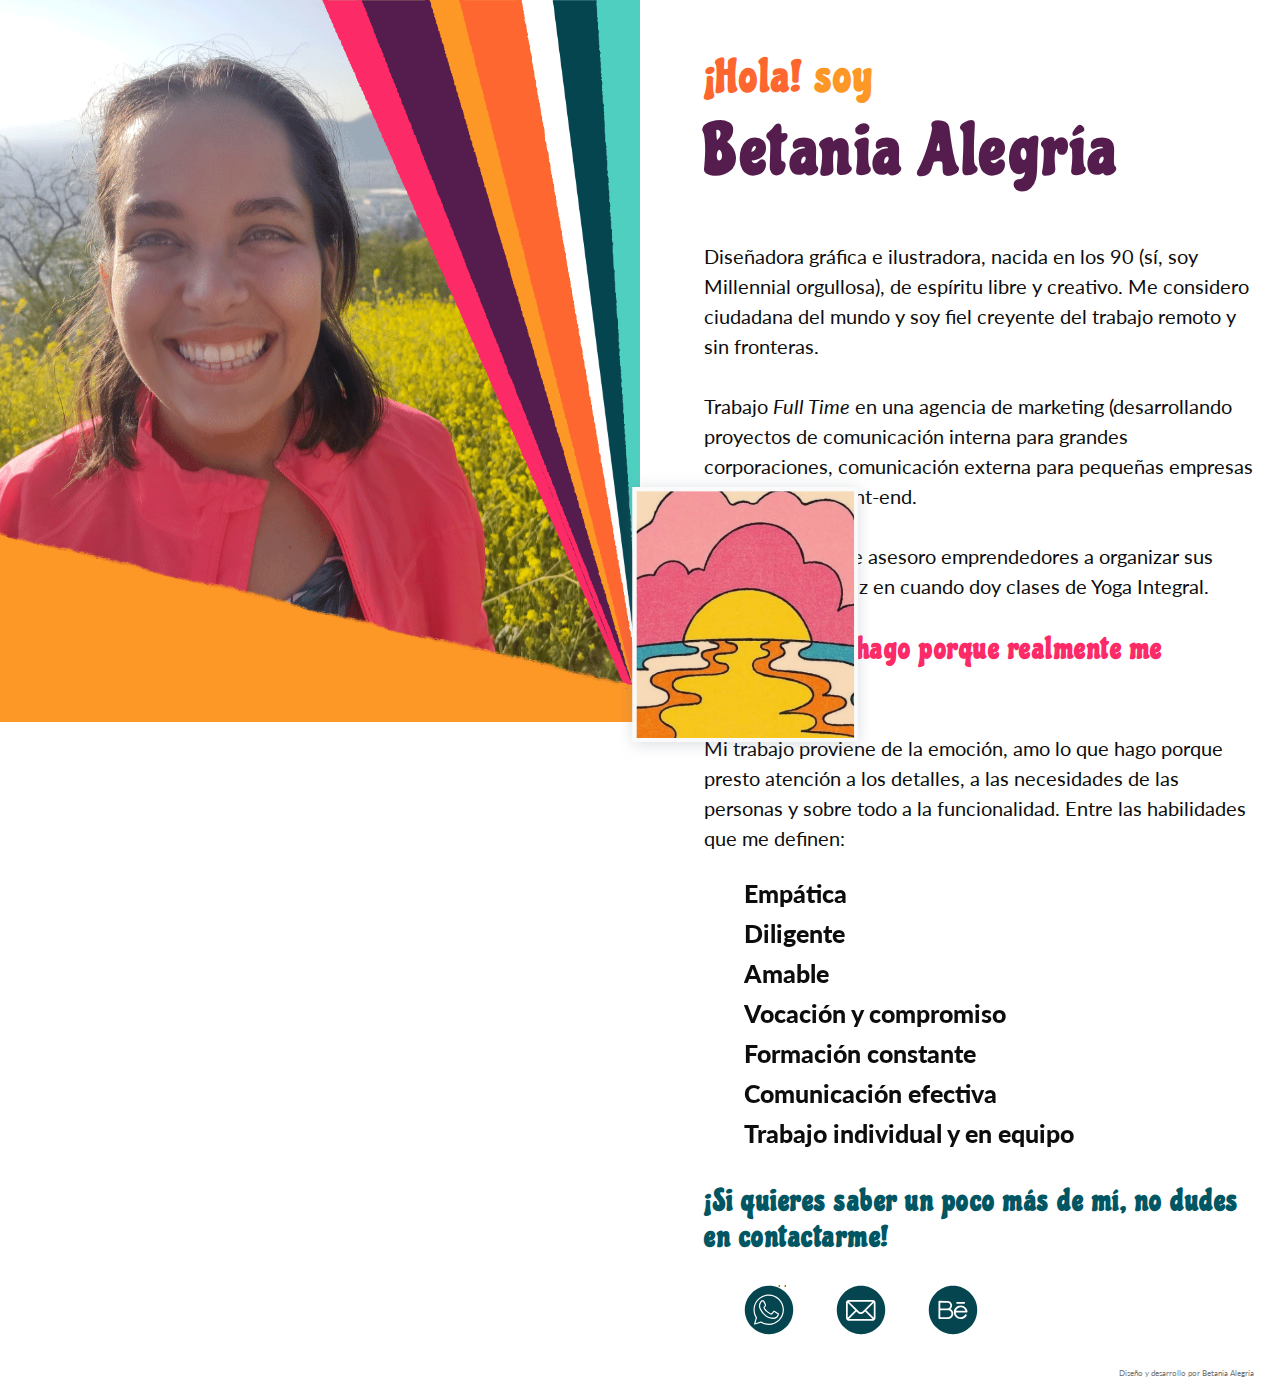
<file: index.html>
<!DOCTYPE html>

<head>
    <meta charset="UTF-8">
    <meta name="viewport" content="width=device-width, initial-scale=1.0">
    <link href="https://fonts.googleapis.com/css2?family=Lato&display=swap" rel="stylesheet">
    <link rel="preconnect" href="https://fonts.gstatic.com">
    <link href="https://fonts.googleapis.com/css2?family=Lato:wght@100;900&display=swap" rel="stylesheet">
    <link href="https://fonts.googleapis.com/css2?family=Chicle&display=swap" rel="stylesheet">
    <link rel="stylesheet" href="estilos-3.css">
    <title>Betania Alegria 3</title>
</head>

<body>

    <section id="pantalla-dividida">
        <div class="izquierda">
            <img class="img-ppal" src="imagenes/Betania-stroke.gif" alt="Betania">
            <img class="img-float" src="imagenes/Groovie.png" alt="Groovie">

        </div>

        <div class="derecha">
            <h2><span class="h2-rojo">¡Hola!</span> soy</h2>
            <h1>Betania Alegría</h1>
            <p>Diseñadora gráfica e ilustradora, nacida en los 90 (sí, soy Millennial orgullosa), de espíritu libre y
                creativo. Me considero ciudadana del mundo y soy fiel creyente del trabajo remoto y sin fronteras.<br>
                <br>Trabajo <span class="cursiva">Full Time </span> en una agencia de marketing (desarrollando proyectos
                de comunicación interna para grandes corporaciones, comunicación externa para pequeñas empresas y diseño
                web/front-end.<br>
                <br>En mi tiempo libre asesoro emprendedores a organizar sus proyectos y de vez en cuando doy clases de
                Yoga Integral.</p>
            <h3><span class="h3-rosa">“Hago lo que hago porque realmente me apasiona"</span></h2>
                <p>Mi trabajo proviene de la emoción, amo lo que hago porque presto atención a los detalles, a las
                    necesidades de las personas y sobre todo a la funcionalidad. Entre las habilidades que me definen:
                </p>
                <li class="turquesa">Empática</li>
                <li class="mora">Diligente</li>
                <li class="rojo">Amable</li>
                <li class="naranja">Vocación y compromiso</li>
                <li class="turquesa">Formación constante</li>
                <li class="rosa">Comunicación efectiva</li>
                <li class="mora">Trabajo individual y en equipo</li>

                <h3>¡Si quieres saber un poco más de mí, no dudes en contactarme!</h3>

                <div class="icon-text">

                    <a href="https://wa.link/2rqvn5"></a>
                    <svg class="svg-whatsapp" version="1.1" id="Layer_1" xmlns="http://www.w3.org/2000/svg"
                        xmlns:xlink="http://www.w3.org/1999/xlink" x="0px" y="0px" viewBox="0 0 50 50"
                        style="enable-background:new 0 0 50 50;" xml:space="preserve"><text>Whatsapp</text>
                        <g id="Whatsapp" transform="translate(-5 -5)">
                            <path id="Round-whatsapp" d="M30,54.21c-3.24,0.01-6.44-0.64-9.42-1.9c-2.88-1.22-5.49-2.98-7.7-5.19
		c-2.21-2.21-3.97-4.82-5.19-7.7c-1.26-2.98-1.91-6.19-1.9-9.42c-0.01-3.24,0.64-6.44,1.9-9.42c1.22-2.88,2.98-5.49,5.19-7.7
		c2.21-2.21,4.82-3.97,7.7-5.19c2.98-1.26,6.19-1.91,9.42-1.9c3.24-0.01,6.44,0.64,9.42,1.9c2.88,1.22,5.49,2.98,7.7,5.19
		c2.21,2.21,3.97,4.82,5.19,7.7c1.26,2.98,1.91,6.19,1.9,9.42c0.01,3.24-0.64,6.44-1.9,9.42c-1.22,2.88-2.98,5.49-5.19,7.7
		c-2.21,2.21-4.82,3.97-7.7,5.19C36.44,53.57,33.24,54.22,30,54.21z M21.88,42.76L21.88,42.76c2.37,1.42,5.08,2.18,7.84,2.17
		c8.4-0.01,15.2-6.82,15.21-15.21c-0.01-8.4-6.82-15.21-15.22-15.21c-8.4,0.01-15.2,6.82-15.21,15.21c0,2.85,0.8,5.64,2.3,8.05
		c-0.6,2.1-1.69,6.1-1.7,6.13c-0.06,0.21,0,0.43,0.16,0.57c0.11,0.11,0.26,0.17,0.41,0.16c0.06,0,0.12-0.01,0.17-0.03L21.88,42.76
		L21.88,42.76z M29.72,43.76c-2.63,0-5.22-0.74-7.45-2.14c-0.09-0.06-0.2-0.09-0.31-0.09c-0.06,0-0.12,0.01-0.17,0.03l-5.27,1.62
		l0.11-0.42c0.29-1.05,0.96-3.5,1.37-4.92c0.05-0.16,0.02-0.34-0.07-0.48c-1.48-2.27-2.26-4.93-2.26-7.64
		c0.01-7.75,6.29-14.03,14.04-14.04c7.75,0.01,14.03,6.29,14.04,14.04C43.76,37.47,37.47,43.76,29.72,43.76L29.72,43.76z
		 M23.81,20.23c-0.41,0.01-0.83,0.06-1.23,0.14c-0.11,0.02-0.22,0.08-0.3,0.16c-0.14,0.14-3.47,3.54-1.89,7.65
		c1.74,4.51,6.19,9.76,11.87,10.61c0.6,0.09,1.21,0.14,1.82,0.14c3.34,0,5.31-1.69,5.87-5.02c0.04-0.24-0.07-0.49-0.29-0.61
		c-1.07-0.6-1.99-1.19-2.66-1.63l-0.01-0.01l-0.01-0.01c-0.51-0.33-0.87-0.57-1.14-0.7c-0.23-0.12-0.49-0.19-0.75-0.19
		c-0.3-0.01-0.59,0.1-0.81,0.3c-0.03,0.03-0.05,0.06-0.07,0.09c-0.55,0.92-1.27,1.73-2.12,2.37c-1.31-0.59-2.52-1.37-3.6-2.32
		c-1.66-1.38-2.69-2.69-2.85-3.6c1.05-1.08,1.44-1.78,1.44-2.56c0-0.8-1.88-4.16-2.22-4.51C24.57,20.3,24.19,20.19,23.81,20.23
		L23.81,20.23z M34.11,37.76L34.11,37.76c-0.56,0-1.12-0.05-1.67-0.14c-6-0.9-9.79-6.85-10.95-9.87C21,26.45,21.04,25,21.61,23.72
		c0.34-0.82,0.81-1.57,1.39-2.24c0.29-0.05,0.59-0.08,0.89-0.09c0.06,0,0.13,0,0.19,0.01c0.73,1.15,1.34,2.36,1.84,3.63
		c0,0.31-0.1,0.73-1.29,1.93c-0.11,0.11-0.17,0.26-0.17,0.41c0,3.06,6.46,7.31,7.61,7.31c1.01,0,2.33-1.73,3.03-2.76
		c0.08,0.01,0.15,0.03,0.22,0.07c0.21,0.1,0.57,0.34,1.03,0.64l0.02,0.01c0.6,0.39,1.41,0.92,2.36,1.47
		C38.4,35.68,37.56,37.76,34.11,37.76L34.11,37.76z" />
                        </g>
                    </svg>
                </div>


                <div class="icon-text">
                    <a href="mailto:betaniadeascencao@gmail.com"></a>
                    <svg class="svg-mail" version="1.1" id="Layer_1" xmlns="http://www.w3.org/2000/svg"
                        xmlns:xlink="http://www.w3.org/1999/xlink" x="0px" y="0px" viewBox="0 0 50 50"
                        style="enable-background:new 0 0 50 50;" xml:space="preserve"><text>Mail</text>
                        <path id="Round-Mail" d="M25,49.21c-3.24,0.01-6.44-0.64-9.42-1.9c-2.88-1.22-5.49-2.98-7.7-5.19c-2.21-2.21-3.97-4.82-5.19-7.7
                   c-1.26-2.98-1.91-6.19-1.9-9.42c-0.01-3.24,0.64-6.44,1.9-9.42c1.22-2.88,2.98-5.49,5.19-7.7c2.21-2.21,4.82-3.97,7.7-5.19
                   c2.98-1.26,6.19-1.91,9.42-1.9c3.24-0.01,6.44,0.64,9.42,1.9c2.88,1.21,5.49,2.98,7.7,5.19c2.21,2.21,3.97,4.82,5.19,7.7
                   c1.26,2.98,1.91,6.19,1.9,9.42c0.01,3.24-0.64,6.44-1.9,9.42c-1.22,2.88-2.98,5.49-5.19,7.7c-2.21,2.21-4.82,3.97-7.7,5.19
                   C31.44,48.57,28.24,49.22,25,49.21z M12.6,14.9c-1.43,0-2.59,1.16-2.59,2.59v15.56c0,1.43,1.16,2.59,2.59,2.59h24.33
                   c1.43,0,2.59-1.16,2.59-2.59V17.49c0-1.43-1.16-2.59-2.59-2.59L12.6,14.9z M36.56,33.92h-23.6l7.47-7.42l1.27,1.26
                   c0.81,0.81,1.91,1.27,3.06,1.27c1.15,0,2.25-0.45,3.06-1.26l1.27-1.27L36.56,33.92L36.56,33.92z M37.79,32.71L37.79,32.71
                   l-7.47-7.42l7.47-7.43L37.79,32.71L37.79,32.71z M11.74,32.71V17.85l7.47,7.43L11.74,32.71L11.74,32.71z M24.77,27.3
                   c-0.69,0-1.35-0.27-1.84-0.76l-4.45-4.44l-1.9-1.89l-3.61-3.58h23.6l-2.66,2.65l-0.01,0.01l-2.54,2.52l-4.76,4.73
                   C26.12,27.03,25.46,27.31,24.77,27.3L24.77,27.3z" />
                    </svg>
                </div>

                <div class="icon-text">
                    <a href="https://www.behance.net/betaniaalegria"></a>
                    
                <svg class="svg-behance" version="1.1" id="Layer_1" xmlns="http://www.w3.org/2000/svg" xmlns:xlink="http://www.w3.org/1999/xlink" x="0px" y="0px"
                    viewBox="0 0 50 50" 
                    style="enable-background:new 0 0 50 50;" xml:space="preserve">
               <g id="Behance" transform="translate(-5 -5)"><text>Behance</text> ∑
                   <path id="Round-Behance" d="M30,54.21c-3.24,0.01-6.44-0.64-9.42-1.9c-2.88-1.22-5.49-2.98-7.7-5.19c-2.21-2.21-3.97-4.82-5.19-7.7
                       c-1.26-2.98-1.91-6.19-1.9-9.42c-0.01-3.24,0.64-6.44,1.9-9.42c1.22-2.88,2.98-5.49,5.19-7.7c2.21-2.21,4.82-3.97,7.7-5.19
                       c2.98-1.26,6.19-1.91,9.42-1.9c3.24-0.01,6.44,0.64,9.42,1.9c2.88,1.21,5.49,2.98,7.7,5.19c2.21,2.21,3.97,4.82,5.19,7.7
                       c1.26,2.98,1.91,6.19,1.9,9.42c0.01,3.24-0.64,6.44-1.9,9.42c-1.22,2.88-2.98,5.49-5.19,7.7c-2.21,2.21-4.82,3.97-7.7,5.19
                       C36.44,53.57,33.24,54.22,30,54.21z M37.7,25.54c-1.94,0.02-3.78,0.84-5.11,2.26c-1.08,1.05-1.69,2.48-1.71,3.98
                       c-0.15,1.85,0.49,3.68,1.76,5.04c1.31,1.4,3.14,2.2,5.05,2.2c2.43,0,4.68-1.28,5.92-3.36c0.17-0.27,0.18-0.61,0.03-0.88
                       c-0.18-0.3-0.5-0.48-0.84-0.49c-0.31,0-0.6,0.18-0.75,0.45c-0.91,1.54-2.57,2.47-4.36,2.47c-1.26,0-2.48-0.47-3.41-1.33
                       c-0.92-0.84-1.48-2-1.58-3.24h0.22c0.5,0,1.1-0.02,1.86-0.04h0.01l0.63-0.02c1.03-0.03,2.3-0.06,3.85-0.06
                       c1.41,0,2.82,0.02,4.3,0.07c0.01,0,0.02,0,0.03,0c0.01,0,0.02,0,0.02,0c0.58-0.03,0.91-0.47,0.9-1.21
                       c-0.16-1.41-0.81-2.71-1.84-3.68C41.39,26.33,39.59,25.55,37.7,25.54z M16.38,20.87c-0.5,0-0.91,0.41-0.91,0.91v16.33
                       c0,0.5,0.41,0.91,0.91,0.91h8.58c1.25,0.02,2.46-0.4,3.42-1.19c0.87-0.73,1.48-1.72,1.75-2.82c0.28-1.08,0.21-2.23-0.2-3.27
                       c-0.47-1.14-1.33-2.07-2.42-2.64c0.75-0.64,1.28-1.51,1.5-2.48c0.2-0.89,0.13-1.83-0.19-2.68c-0.32-0.87-0.89-1.62-1.64-2.17
                       c-0.82-0.59-1.8-0.9-2.81-0.89L16.38,20.87z M34.15,22.03c-0.48-0.02-0.88,0.36-0.9,0.84c0,0.02,0,0.04,0,0.07
                       c-0.02,0.48,0.35,0.89,0.83,0.91c0.02,0,0.04,0,0.07,0h7.1c0.48,0.02,0.88-0.36,0.9-0.84c0-0.02,0-0.04,0-0.07
                       c0.02-0.48-0.35-0.89-0.83-0.91c-0.02,0-0.04,0-0.07,0H34.15z M24.96,37.2h-7.67v-6.93h7.67c0.99-0.04,1.95,0.36,2.63,1.08
                       c0.57,0.66,0.88,1.51,0.87,2.38c0.01,0.87-0.3,1.72-0.87,2.38C26.91,36.84,25.96,37.24,24.96,37.2L24.96,37.2z M39.42,30.84
                       c-1.55,0-2.84-0.03-3.9-0.06l-0.59-0.02h-0.04c-0.77-0.02-1.38-0.04-1.89-0.04h-0.05c0.34-1.04,1.01-1.93,1.92-2.54
                       c0.84-0.55,1.83-0.85,2.83-0.84c2.19-0.05,4.14,1.36,4.79,3.45C41.44,30.84,40.41,30.85,39.42,30.84L39.42,30.84z M24.37,28.45
                       h-7.08v-5.77h7.08c0.83-0.03,1.62,0.3,2.19,0.9c0.48,0.55,0.74,1.25,0.73,1.98c0.01,0.73-0.25,1.43-0.73,1.98
                       C25.99,28.15,25.2,28.48,24.37,28.45L24.37,28.45z"/>
                    </svg>
                    
                </div>

                <p class="footer"><small>Diseño y desarrollo por Betania Alegría</small></p>
        </div>
    </section>

</body>

</html>
</file>
<file: estilos-3.css>
/* estilos generales*/

html, body{
    height: 100%;
    box-sizing: border-box;
    margin: 0;
    font-size: 62.5%;
    font-family: 'lato', sans-serif;
}

#pantalla-dividida{
    display: flex;
}

.izquierda{
    width: 50%;       
    height: 100vh;
    position: relative;
}

.img-ppal{
    width: inherit;
    height: auto;
    overflow: hidden;
    object-position: 0 100%;
    position: fixed;
    background-color: #FD9726;
}

.img-float{
    width: 30rem;
    height: auto;
    background-color: transparent;
    position: absolute;
    position: fixed;
    top: 47rem;
    left: 72rem;
    float: left;
    transform: translatey(0px);
    animation: float 8s ease-in-out infinite;
}

/* animación img-float*/
@keyframes float {
	0% {
		transform: translatey(0px);
	}
	50% {
		transform: translatey(-10px);
	}
	100% {
		transform: translatey(0px);
	}
}


.derecha{
    width: 50%;
    height: 100%;
    padding: 1% 2% 0 12%;
    overflow: scroll;
}

h1{
    font-family: 'Chicle', cursive;
    font-size: 7rem;
    letter-spacing: 0.05em; 
    color: #551D4E; 
    margin-top: 0;
}

h2{
    font-family: 'Chicle', cursive;
    font-size: 4.5rem;
    letter-spacing: 0.05em;
    color: #FD9726;
    margin-bottom: 5px;
}

.h2-rojo{
    color: #FD672F;
}

h3{
    font-family: 'Chicle', cursive;
    font-size: 3rem;
    letter-spacing: 0.05em;
    color: #005663;  
}

.h3-rosa{
    color: #FD2A68;
}
p{
    font-size: 2rem;
    color: #0D0D0D;
    line-height: 3rem;
}

.cursiva{
    font-style: oblique;
}

li{
    list-style:none;
    font-size: 2.5rem;
    line-height: 4rem;
    font-weight: 900;
    color: #0D0D0D;
    margin-left: 4rem;
}

li:hover{
    background-position: 0 100%;
}

.turquesa{
    background: linear-gradient(to right, #4FCFC0, #4FCFC0 50%,  #0D0D0D 50%);
    background-clip: text;
    -webkit-background-clip: text;
    -webkit-text-fill-color: transparent;
    background-size: 200% 100%;
    background-position: 100%;
    transition: background-position 1s ease;
    text-decoration: none;
}

.rojo{
    background: linear-gradient(to right, #FF6730, #FF6730 50%,  #0D0D0D 50%);
    background-clip: text;
    -webkit-background-clip: text;
    -webkit-text-fill-color: transparent;
    background-size: 200% 100%;
    background-position: 100%;
    transition: background-position 1s ease;
    text-decoration: none;
}

.naranja{
    background: linear-gradient(to right, #FD9726,#FD9726 50%,  #0D0D0D 50%);
    background-clip: text;
    -webkit-background-clip: text;
    -webkit-text-fill-color: transparent;
    background-size: 200% 100%;
    background-position: 100%;
    transition: background-position 1s ease;
    text-decoration: none;
}

.rosa{
    background: linear-gradient(to right, #FD2A68,#FD2A68 50%,  #0D0D0D 50%);
    background-clip: text;
    -webkit-background-clip: text;
    -webkit-text-fill-color: transparent;
    background-size: 200% 100%;
    background-position: 100%;
    transition: background-position 1s ease;
    text-decoration: none;
}

.mora{
    background: linear-gradient(to right, #7300c0,#7300c0 50%,  #0D0D0D 50%);
    background-clip: text;
    -webkit-background-clip: text;
    -webkit-text-fill-color: transparent;
    background-size: 200% 100%;
    background-position: 100%;
    transition: background-position 1s ease;
    text-decoration: none;
}

/*SVG*/
.icon-text{
color: #4FCFC0;
text-align: center;
font-size: 1rem;
display: inline-block;
}

.svg-behance{
    fill: #05454F;
    width: 5rem;
    height: 5rem;
    cursor: pointer;
    display: inline-block;
    margin-left: 4rem;
    transition: 0.2s;
}
.svg-whatsapp{
    fill: #05454F;
    width: 5rem;
    height: 5rem;
    cursor: pointer;
    display: inline-block;
    margin-left: 4rem;
    transition: 0.2s;
}
.svg-mail{
    fill: #05454F;
    width: 5rem;
    height: 5rem;
    cursor: pointer;
    display: inline-block;
    margin-left: 4rem;
    transition: 0.2s;
}

.svg-mail:hover{
    fill: #4FCFC0;
    color: #4FCFC0;
} 
.svg-behance:hover{
    fill: #4FCFC0;
    color: #4FCFC0;
} 
.svg-whatsapp:hover{
    fill: #4FCFC0;
    color: #4FCFC0;
}

.footer{
    color:#7B7B7B;
    font-size: 1rem;
    margin-top: 2rem;
    text-align: right;
}


/*RESPONSIVE*/
@media screen and (max-width: 1800px) {
    .img-float{
        width: 25rem;
        height: auto;
        background-color: transparent;
        position: absolute;
        position: fixed;
        top: 47rem;
        left: 62rem;
        float: left;
        transform: translatey(0px);
        animation: float 8s ease-in-out infinite;
    }  
}
@media screen and (max-width: 1200px) {
    .img-float{
        width: 25rem;
        height: auto;
        background-color: transparent;
        position: absolute;
        position: fixed;
        top: 35rem;
        left: 30rem;
        float: left;
        transform: translatey(0px);
        animation: float 8s ease-in-out infinite;
    }  
}

@media screen and (max-width: 900px) {
    #pantalla-dividida{
        display: flex;
        flex-wrap: wrap;
    }
    
    .izquierda{
        width: 100%;       
        height: auto;
        padding: 0;
    }
    
    .img-ppal{
        width: 100%;
        height: auto;
        position: unset;
    
    }.img-float{
        width: 30rem;
        height: auto;
        background-color: transparent;
        position: absolute;
        top: 62rem;
        left: 50rem;
        float: left;
        transform: translatey(0px);
        animation: float 8s ease-in-out infinite;
    } 

    .derecha{
        width: 100%;
        height: auto;
        padding: 3rem;
    }

    
    .svg-whatsapp{
        fill: #FF6730;
        width: 4rem;
        height: auto;
        cursor: pointer;
        display: inline-block;
        margin-left: 3rem;
    }

    .svg-mail{
        fill: #FD9726;
        width: 4rem;
        height: auto;
        cursor: pointer;
        display: inline-block;
        margin-left: 3rem;
    }
    .svg-behance{
        fill: #FD2A68;
        width: 4rem;
        height: auto;
        cursor: pointer;
        display: inline-block;
        margin-left: 3rem;
    }
    .svg-mail:hover{
        fill: #FF6730;
    }
    .svg-mail:hover{
        fill: #FD9726;
    }
    .svg-behance:hover{
        fill: #FD2A68;
    }

}

@media screen and (max-width: 700px) {
    #pantalla-dividida{
        display: flex;
        flex-wrap: wrap;
    }
    
    .izquierda{
        width: 100%;       
        height: auto;
        padding: 0;
    }
    
    .img-ppal{
        width: 100%;
        height: auto;
        position: unset;
    
    }.img-float{
        width: 15rem;
        height: auto;
        background-color: transparent;
        position: absolute;
        top: 22rem;
        left: 19rem;
        float: left;
        transform: translatey(0px);
        animation: float 8s ease-in-out infinite;
    } 

    .derecha{
        width: 100%;
        height: auto;
        padding: 3rem;
    }

    h1{
        font-family: 'Chicle', cursive;
        font-size: 6rem;
        letter-spacing: 0.05em; 
        color: #551D4E; 
        margin-top: 0;
    }
    
    h2{
        font-family: 'Chicle', cursive;
        font-size: 3.7rem;
        letter-spacing: 0.05em;
        color: #FD9726;
        margin-bottom: 5px;
    }
    
    h3{
        font-family: 'Chicle', cursive;
        font-size: 2.5rem;
        letter-spacing: 0.05em;
        color: #005663;  
    }
    
    p{
        font-size: 2rem;
        color: #0D0D0D;
        line-height: 3rem;
    }
    
    li{
        list-style:none;
        font-size: 2rem;
        line-height: 3rem;
        font-weight: 900;
        color: #0D0D0D;
        margin-left: 3rem;
    }    
    
    .svg-whatsapp{
        fill: #FF6730;
        width: 4rem;
        height: auto;
        cursor: pointer;
        display: inline-block;
        margin-left: 3rem;
    }

    .svg-mail{
        fill: #FD9726;
        width: 4rem;
        height: auto;
        cursor: pointer;
        display: inline-block;
        margin-left: 3rem;
    }
    .svg-behance{
        fill: #FD2A68;
        width: 4rem;
        height: auto;
        cursor: pointer;
        display: inline-block;
        margin-left: 3rem;
    }
    .svg-mail:hover{
        fill: #FF6730;
    }
    .svg-mail:hover{
        fill: #FD9726;
    }
    .svg-behance:hover{
        fill: #FD2A68;
    }

}
</file>
